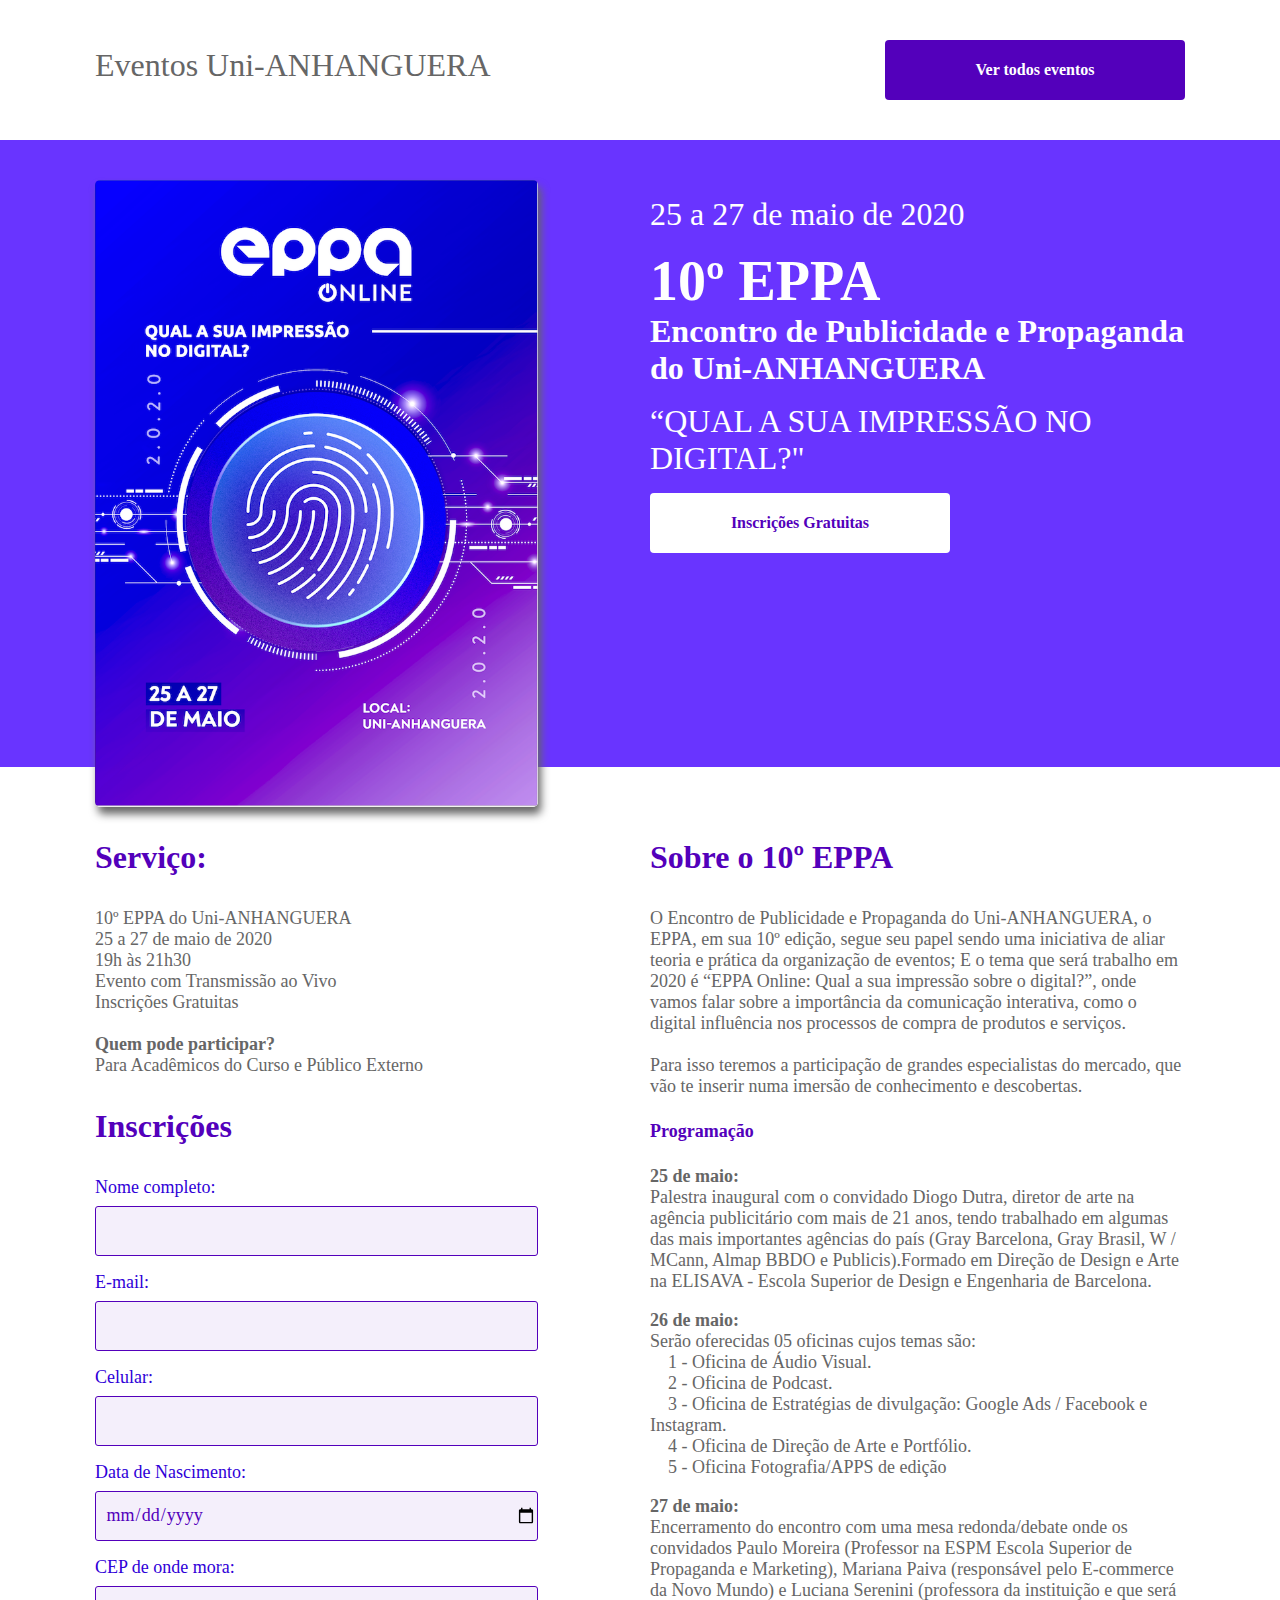
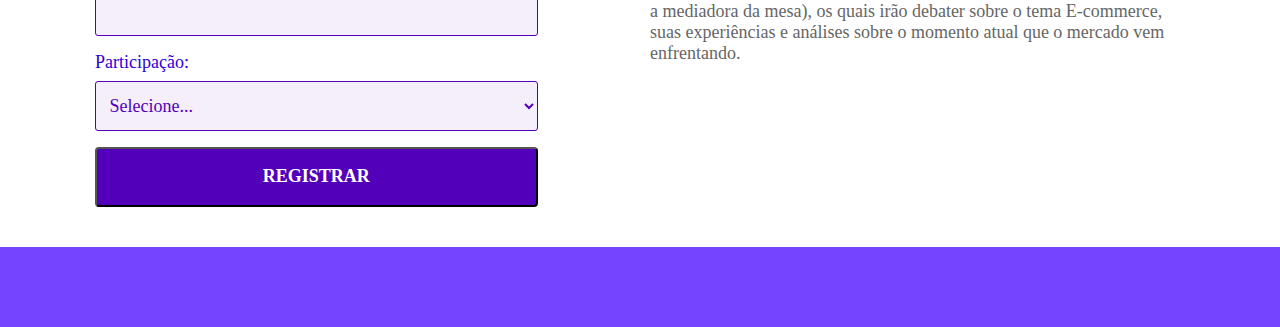
<file: Inscrições Eventos/index.html>
<!DOCTYPE html>
<html lang="en">
<head>
    <meta charset="UTF-8">
    <meta name="viewport" content="width=device-width, initial-scale=1.0">
    <link rel="stylesheet" href="css/style.css">
    <title>Inscrições Eventos</title>
</head>
<body>
    <header>
        <section class="container superior">
            <div class="left-column">
                <div class="content-left">
                    <span class="title"><strong>Eventos&nbsp;</strong> Uni&#8209;ANHANGUERA</span>
                </div>
                
            </div>
            <div class="right-column">
                <div class="content-right">
                    <a class="btn btn-primary" href="#about">Ver todos eventos</a>
                </div>
            </div> 
        </section>
    </header>
    <main>
        <div class="front-presentation">
            <nav class="container front">
                <div class="left-column">
                    <div class="content-left">
                        <img class="identifier-img" src="img/identifier-event.svg" alt="">
                    </div>
                </div>
                <div class="right-column">
                    <div class="content-right">
                        <div class="primary-info">
                            <span class="subscribe-date">25 a 27 de maio de 2020</span>
                            <span class="main-title">10º EPPA</span>
                            <span class="sub-title1">Encontro de Publicidade e Propaganda do Uni&#8209;ANHANGUERA</span>
                            <span class="sub-title2">“Qual a sua impressão no digital?"</span>
                            <a href="#subscribe" class="btn btn-secondary">Inscrições Gratuitas</a>    
                        </div>
                    </div>
                </div>
            </nav>
        </div>
        <div class="container event-content">
            <div class="left-column">
                <div class="text services">
                    <h3>Serviço:</h3>
                    <p>10º EPPA do Uni-ANHANGUERA<br>25 a 27 de maio de 2020<br>19h às 21h30<br>Evento com Transmissão ao Vivo<br>Inscrições Gratuitas<br><br><strong>Quem pode participar?</strong><br>Para Acadêmicos do Curso e Público Externo</p>
                    
                </div>
                <h3 id="subscribe">Inscrições</h3>
                <form method="POST" action="">
                    <label for="">Nome completo:</label>
                    <input class="caixa" type="text" name="" id="" >
                    <label for="">E-mail:</label>
                    <input class="caixa" type="email" name="" id="" >
                    <label for="">Celular:</label>
                    <input class="caixa" type="text" name="" id="">
                    <label for="">Data de Nascimento:</label>
                    <input class="caixa" type="date" name="" id="">
                    <label for="">CEP de onde mora:</label>
                    <input class="caixa" type="text" name="" id="">
                    <label for="">Participação:</label>
                    <select selected='0' class="caixa" name="" id="">
                        <option value="">Selecione...</option>
                        <option value="1">Quero Certificado do Evento</option>
                    </select>
                    <input type="submit" class="btn btn-primary" value="REGISTRAR">

                </form>
            </div>
            <div class="right-column">
                <div id="about" class="text sobre">
                    <h3>Sobre o 10º EPPA</h3>
                    <p>O Encontro de Publicidade e Propaganda do Uni-ANHANGUERA, o EPPA, em sua 10º edição, segue seu papel sendo uma iniciativa de aliar teoria e prática da organização de eventos; E o tema que será trabalho em 2020 é “EPPA Online: Qual a sua impressão sobre o digital?”, onde vamos falar sobre a importância da comunicação interativa, como o digital influência nos processos de compra de produtos e serviços. 
                        <br><br>
                        Para isso teremos a participação de grandes especialistas do mercado, que vão te inserir numa imersão de conhecimento e descobertas. 
                    </p>
                    <h4>Programação</h4> 
                    
                    <p><strong>25 de maio:</strong><br>Palestra inaugural com o convidado Diogo Dutra, diretor de arte na agência publicitário com mais de 21 anos, tendo trabalhado em algumas das mais importantes agências do país (Gray Barcelona, Gray Brasil, W / MCann, Almap BBDO e Publicis).Formado em Direção de Design e Arte na ELISAVA - Escola Superior de Design e Engenharia de Barcelona.</p>                       
                    
                    <p><strong>26 de maio:</strong><br>
                        Serão oferecidas 05 oficinas cujos temas são:
                        <br>&nbsp;&nbsp;&nbsp;&nbsp;1   -	Oficina de Áudio Visual.
                        <br>&nbsp;&nbsp;&nbsp;&nbsp;2   -	Oficina de Podcast.
                        <br>&nbsp;&nbsp;&nbsp;&nbsp;3   -	Oficina de Estratégias de divulgação: Google Ads / Facebook e Instagram.
                        <br>&nbsp;&nbsp;&nbsp;&nbsp;4   -	Oficina de Direção de Arte e Portfólio.
                        <br>&nbsp;&nbsp;&nbsp;&nbsp;5   -	Oficina Fotografia/APPS de edição
                    </p>
                    
                    <p><strong>27 de maio:</strong><br>Encerramento do encontro com uma mesa redonda/debate onde os convidados Paulo Moreira (Professor na ESPM Escola Superior de Propaganda e Marketing), Mariana Paiva (responsável pelo E-commerce da Novo Mundo) e Luciana Serenini (professora da instituição e que será a mediadora da mesa), os quais irão debater sobre o tema E-commerce, suas experiências e análises sobre o momento atual que o mercado vem enfrentando.</p>
                    
                </div>
            </div>
        </div>
        
    </main>
    <footer>

    </footer>
</body>
</html>
</file>
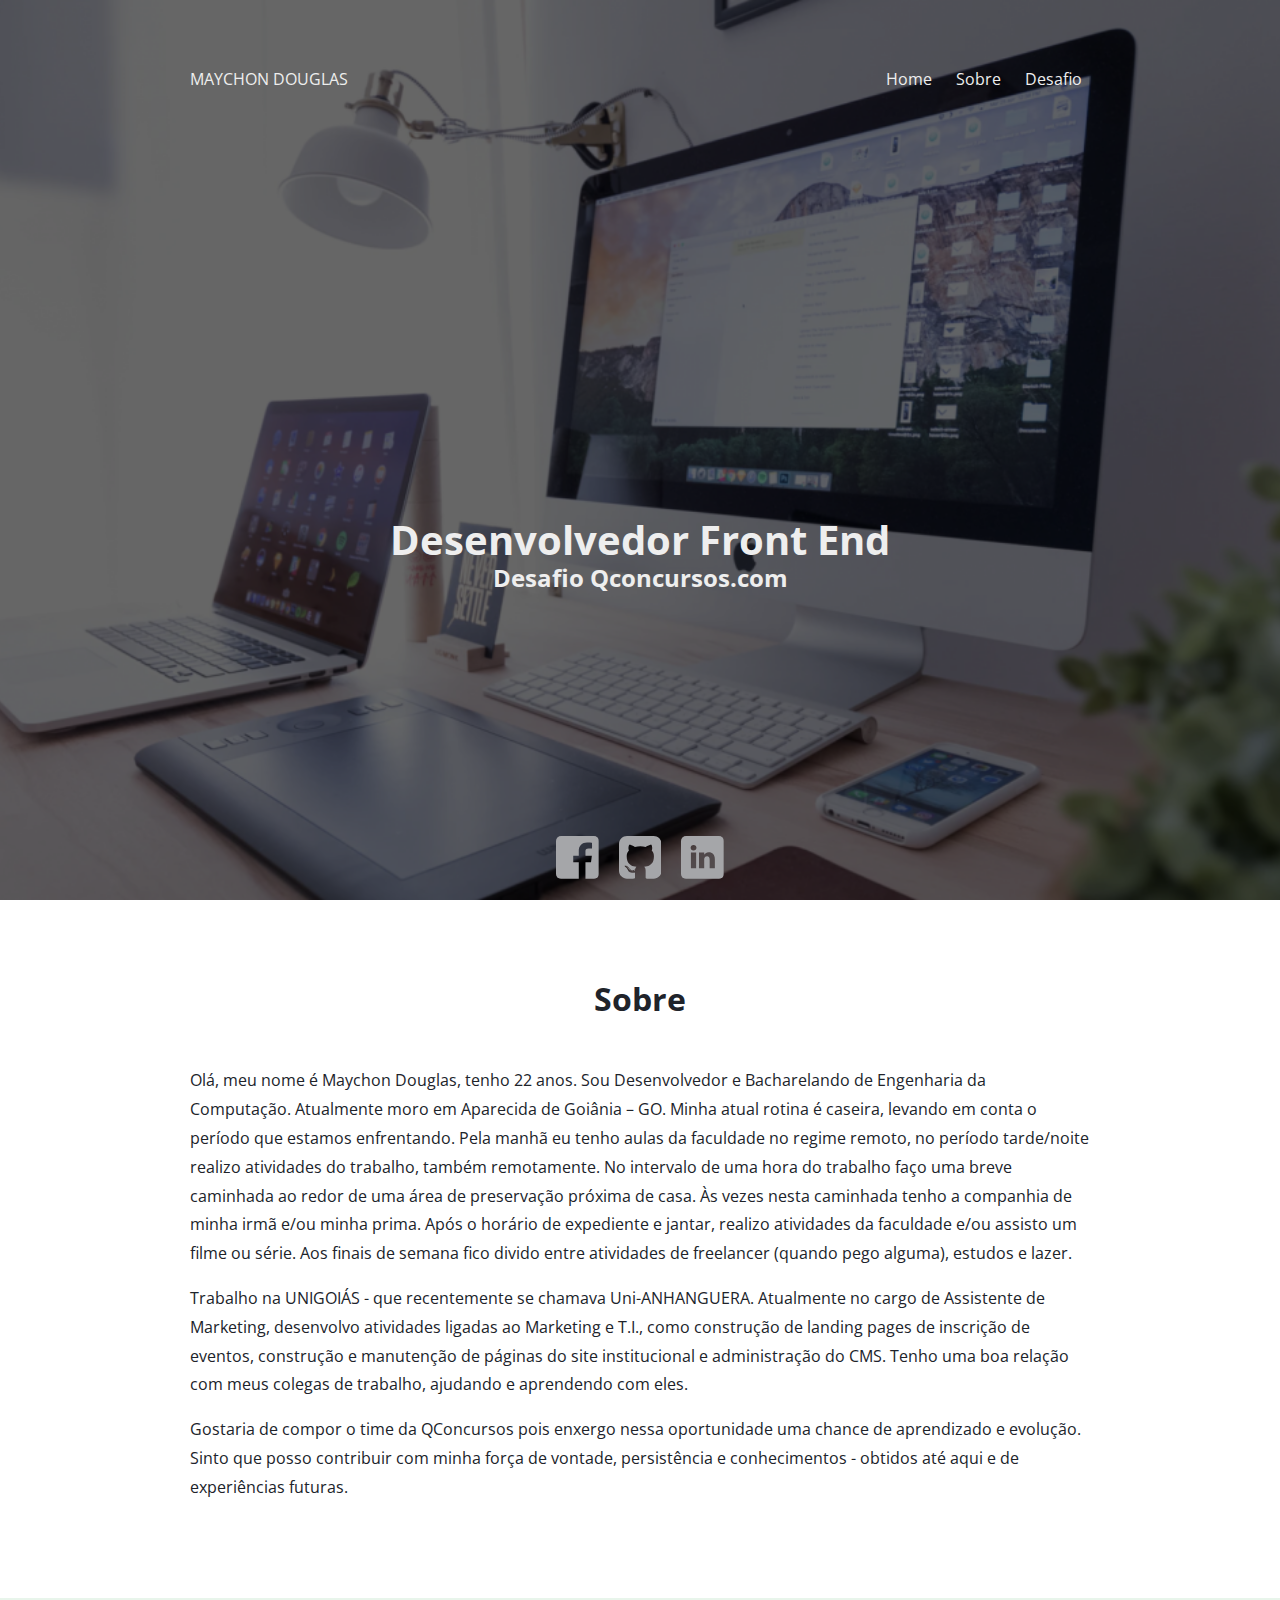
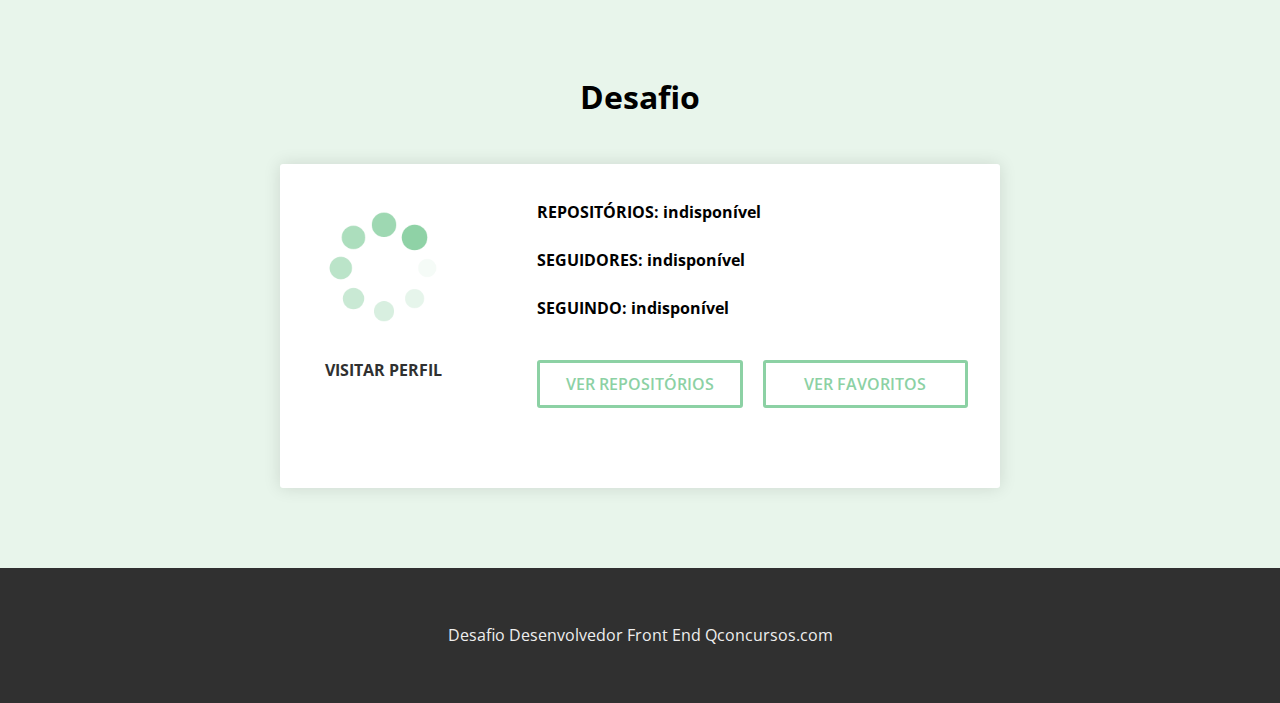
<file: Teste-Concursos/index.html>
<!DOCTYPE html>
<html lang="pt">
<head>
    <meta charset="UTF-8">
    <meta name="viewport" content="width=device-width, initial-scale=1.0">
    <link rel="stylesheet" href="css/style.css">
    <link href="https://fonts.googleapis.com/css2?family=Open+Sans:ital,wght@0,300;0,400;0,600;0,700;0,800;1,300;1,400;1,600;1,700;1,800&display=swap" rel="stylesheet">
    <title>Desenvolvedor Front End | Qconcursos.com</title>
</head>
<body>
    <header id="home" >
        <nav  class="container col-2 top-bar">
            <a class="my-name" href="/">MAYCHON DOUGLAS</a>
            <ul class="main-menu">
                <li><a onclick="fecharMenu();" href="#home">Home</a></li>
                <li><a onclick="fecharMenu();" href="#sobre">Sobre</a></li>
                <li><a onclick="fecharMenu();" href="#desafio">Desafio</a></li>
            </ul>
            <div class="menu-mobile-botao"> <input type="checkbox" id="check"> <label for="check"><span></span></label></div>
        </nav>
        <div class="container presentation-page">
            <div class="presentation-text">
                <h1>Desenvolvedor Front End</h1>
                <h3>Desafio Qconcursos.com</h3>
            </div>
            <div class="social-medias">
                <a href="https://www.facebook.com/maychondouglas/"><svg height="32pt" viewBox="0 0 512 512" width="32pt" xmlns="http://www.w3.org/2000/svg"><path d="m475.074219 0h-438.148438c-20.394531 0-36.925781 16.53125-36.925781 36.925781v438.148438c0 20.394531 16.53125 36.925781 36.925781 36.925781h236.574219v-198h-66.5v-77.5h66.5v-57.035156c0-66.140625 40.378906-102.140625 99.378906-102.140625 28.257813 0 52.542969 2.105469 59.621094 3.046875v69.128906h-40.683594c-32.101562 0-38.316406 15.253906-38.316406 37.640625v49.359375h76.75l-10 77.5h-66.75v198h121.574219c20.394531 0 36.925781-16.53125 36.925781-36.925781v-438.148438c0-20.394531-16.53125-36.925781-36.925781-36.925781zm0 0"/></svg></a>
                <a href="https://github.com/maychondouglas"><svg width="32pt" height="32pt" enable-background="new 0 0 438.536 438.536" version="1.1" viewBox="0 0 438.536 438.536" xml:space="preserve" xmlns="http://www.w3.org/2000/svg"><path d="m158.17 352.6c-3.049 0.568-4.381 1.999-3.999 4.281 0.38 2.283 2.093 3.046 5.138 2.283 3.049-0.76 4.38-2.095 3.997-3.997-0.378-2.092-2.091-2.95-5.136-2.567z"/><path d="m141.9 354.88c-3.046 0-4.568 1.041-4.568 3.139 0 2.474 1.619 3.518 4.853 3.138 3.046 0 4.57-1.047 4.57-3.138 0-2.471-1.619-3.522-4.855-3.139z"/><path d="m119.63 354.02c-0.76 2.095 0.478 3.519 3.711 4.284 2.855 1.137 4.664 0.568 5.424-1.714 0.572-2.091-0.666-3.61-3.711-4.568-2.856-0.759-4.663-0.102-5.424 1.998z"/><path d="m414.41 24.123c-16.084-16.081-35.446-24.123-58.101-24.123h-274.08c-22.648 0-42.017 8.042-58.102 24.123-16.081 16.084-24.123 35.453-24.123 58.102v274.09c0 22.65 8.042 42.017 24.123 58.098 16.084 16.084 35.454 24.126 58.102 24.126h63.953c4.184 0 7.327-0.144 9.42-0.424 2.092-0.288 4.184-1.526 6.279-3.717 2.096-2.187 3.14-5.376 3.14-9.562 0-0.568-0.05-7.046-0.144-19.417-0.097-12.375-0.144-22.176-0.144-29.41l-6.567 1.143c-4.187 0.76-9.469 1.095-15.846 0.999-6.374-0.096-12.99-0.76-19.841-1.998-6.855-1.239-13.229-4.093-19.13-8.562-5.898-4.477-10.085-10.328-12.56-17.559l-2.856-6.571c-1.903-4.373-4.899-9.229-8.992-14.554-4.093-5.332-8.232-8.949-12.419-10.852l-1.999-1.428c-1.331-0.951-2.568-2.098-3.711-3.429-1.141-1.335-1.997-2.669-2.568-3.997-0.571-1.335-0.097-2.43 1.427-3.289 1.524-0.855 4.281-1.279 8.28-1.279l5.708 0.855c3.808 0.76 8.516 3.042 14.134 6.851 5.614 3.806 10.229 8.754 13.846 14.843 4.38 7.806 9.657 13.75 15.846 17.843 6.184 4.097 12.419 6.143 18.699 6.143s11.704-0.476 16.274-1.424c4.565-0.954 8.848-2.385 12.847-4.288 1.713-12.751 6.377-22.559 13.988-29.41-10.848-1.143-20.602-2.854-29.265-5.14-8.658-2.286-17.605-5.995-26.835-11.136-9.234-5.14-16.894-11.512-22.985-19.13-6.09-7.618-11.088-17.61-14.987-29.978-3.901-12.375-5.852-26.652-5.852-42.829 0-23.029 7.521-42.637 22.557-58.814-7.044-17.32-6.379-36.732 1.997-58.242 5.52-1.714 13.706-0.428 24.554 3.855 10.85 4.286 18.794 7.951 23.84 10.992 5.046 3.042 9.089 5.614 12.135 7.71 17.705-4.949 35.976-7.423 54.818-7.423 18.841 0 37.115 2.474 54.821 7.423l10.849-6.852c7.426-4.57 16.18-8.757 26.269-12.562 10.088-3.806 17.795-4.854 23.127-3.14 8.562 21.51 9.328 40.922 2.279 58.241 15.036 16.179 22.559 35.786 22.559 58.815 0 16.18-1.951 30.505-5.852 42.969-3.898 12.467-8.939 22.463-15.13 29.981-6.184 7.519-13.894 13.843-23.124 18.986-9.232 5.137-18.178 8.853-26.84 11.132-8.661 2.286-18.414 4.004-29.263 5.147 9.891 8.562 14.839 22.072 14.839 40.538v68.238c0 3.237 0.472 5.852 1.424 7.851 0.958 1.998 2.478 3.374 4.571 4.141 2.102 0.76 3.949 1.235 5.571 1.424 1.622 0.191 3.949 0.287 6.995 0.287h63.953c22.648 0 42.018-8.042 58.095-24.126 16.084-16.084 24.126-35.454 24.126-58.102v-274.08c-2e-3 -22.649-8.044-42.021-24.125-58.102z"/><path d="m86.793 319.2c-1.331 0.948-1.141 2.471 0.572 4.565 1.906 1.902 3.427 2.189 4.57 0.855 1.331-0.948 1.141-2.471-0.575-4.569-1.902-1.71-3.424-1.997-4.567-0.851z"/><path d="m77.374 312.06c-0.57 1.335 0.096 2.478 1.999 3.426 1.521 0.955 2.762 0.767 3.711-0.568 0.57-1.335-0.096-2.478-1.999-3.433-1.903-0.572-3.14-0.38-3.711 0.575z"/><path d="m95.646 330.33c-1.715 0.948-1.715 2.666 0 5.137 1.713 2.478 3.328 3.142 4.853 1.998 1.714-1.334 1.714-3.142 0-5.427-1.521-2.468-3.14-3.046-4.853-1.708z"/><path d="m105.64 343.17c-1.714 1.526-1.336 3.327 1.142 5.428 2.281 2.279 4.185 2.566 5.708 0.849 1.524-1.519 1.143-3.326-1.142-5.42-2.281-2.28-4.185-2.568-5.708-0.857z"/></svg></a>
                <a href="https://www.linkedin.com/in/maychondouglas/"><svg height="32pt" viewBox="0 0 512 512" width="32pt" xmlns="http://www.w3.org/2000/svg"><path d="m475.074219 0h-438.148438c-20.394531 0-36.925781 16.53125-36.925781 36.925781v438.148438c0 20.394531 16.53125 36.925781 36.925781 36.925781h438.148438c20.394531 0 36.925781-16.53125 36.925781-36.925781v-438.148438c0-20.394531-16.53125-36.925781-36.925781-36.925781zm-293.464844 387h-62.347656v-187.574219h62.347656zm-31.171875-213.1875h-.40625c-20.921875 0-34.453125-14.402344-34.453125-32.402344 0-18.40625 13.945313-32.410156 35.273437-32.410156 21.328126 0 34.453126 14.003906 34.859376 32.410156 0 18-13.53125 32.402344-35.273438 32.402344zm255.984375 213.1875h-62.339844v-100.347656c0-25.21875-9.027343-42.417969-31.585937-42.417969-17.222656 0-27.480469 11.601563-31.988282 22.800781-1.648437 4.007813-2.050781 9.609375-2.050781 15.214844v104.75h-62.34375s.816407-169.976562 0-187.574219h62.34375v26.558594c8.285157-12.78125 23.109375-30.960937 56.1875-30.960937 41.019531 0 71.777344 26.808593 71.777344 84.421874zm0 0"/></svg></a>
            </div>
        </div>
        
    </header>
    <main>
        <section id="sobre" class="about-section">
            <div class="container">
                <h2 class="section-identifier">Sobre</h2>
                <div class="content">
                    <p>Olá, meu nome é Maychon Douglas, tenho 22 anos. Sou Desenvolvedor e Bacharelando de Engenharia da Computação. Atualmente moro em Aparecida de Goiânia – GO. Minha atual rotina é caseira, levando em conta o período que estamos enfrentando. Pela manhã eu tenho aulas da faculdade no regime remoto, no período tarde/noite realizo atividades do trabalho, também remotamente. No intervalo de uma hora do trabalho faço uma breve caminhada ao redor de uma área de preservação próxima de casa. Às vezes nesta caminhada tenho a companhia de minha irmã e/ou minha prima. Após o horário de expediente e jantar, realizo atividades da faculdade e/ou assisto um filme ou série. Aos finais de semana fico divido entre atividades de freelancer (quando pego alguma), estudos e lazer. </p>
                    <p>Trabalho na UNIGOIÁS - que recentemente se chamava Uni-ANHANGUERA. Atualmente no cargo  de Assistente de Marketing, desenvolvo atividades ligadas ao Marketing e T.I., como construção de landing pages de inscrição de eventos, construção e manutenção de páginas do site institucional e administração do CMS. Tenho uma boa relação com meus colegas de trabalho, ajudando e aprendendo com eles. </p>
                    <p>Gostaria de compor o time da QConcursos pois enxergo nessa oportunidade uma chance de aprendizado e evolução. Sinto que posso contribuir com minha força de vontade, persistência e conhecimentos - obtidos até aqui e de experiências futuras.</p>
                </div>
            </div>
        </section>
        <section id="desafio" class="challenge">
            <div class="container">
                <h2 class="section-identifier">Desafio</h2>
                <div class="content">
                    <div class="user-github col-3">
                            <img src="img/loading.gif" alt="myself" class="user-picture">
                            <a href="#" class="profile-link"><h4>VISITAR PERFIL</h4></a>
                            <div class="info-user">
                                <h4>REPOSITÓRIOS: <span class="repositories"></span></h4>
                                <h4>SEGUIDORES: <span class="followers"></span></h4>
                                <h4>SEGUINDO: <span class="following"></span></h4>
                            </div>
                            <a href="#repos" class="ver-repos btn btn-primary">VER REPOSITÓRIOS</a>
                            <a href="#reposFavoritos" class="ver-favoritos btn btn-primary">VER FAVORITOS</a>
                    </div>  
                    <div id="repos" class="repos-section hide">
                        <h4>LISTA DE REPOSITÓRIOS</h4>
                        <ul class="respositories-list list-repo"></ul>
                    </div>
                    <div id="reposFavoritos" class="favorites-section hide">
                        <h4>LISTA DE REPOSITÓRIOS FAVORITOS</h4>
                        <ul class="favorites-list list-repo"></ul>
                    </div>
                </div>
            </div>
        </section>
    </main>
    <footer>
        <p>Desafio Desenvolvedor Front End Qconcursos.com</p>
    </footer>
    <script src="js/app.js"></script>
    <script src="js/main-menu.js"></script>
</body>
</html>
</file>
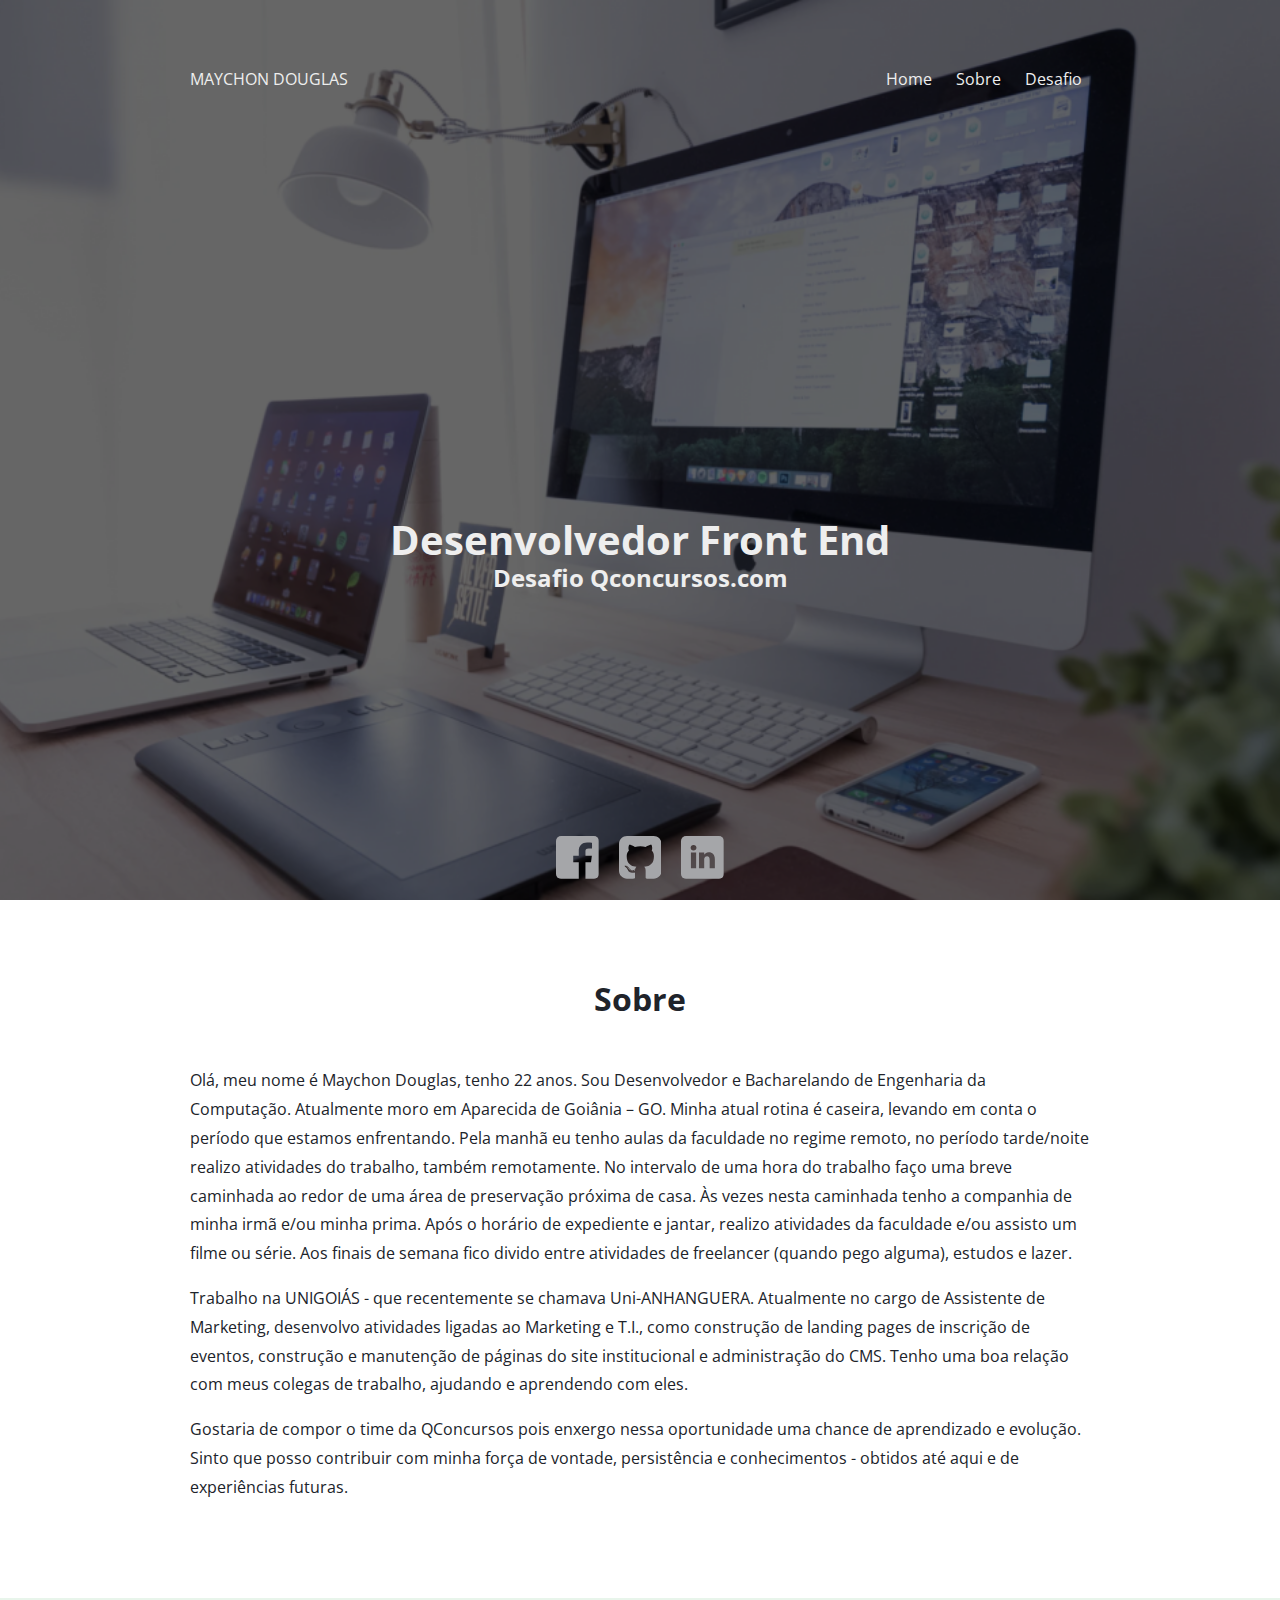
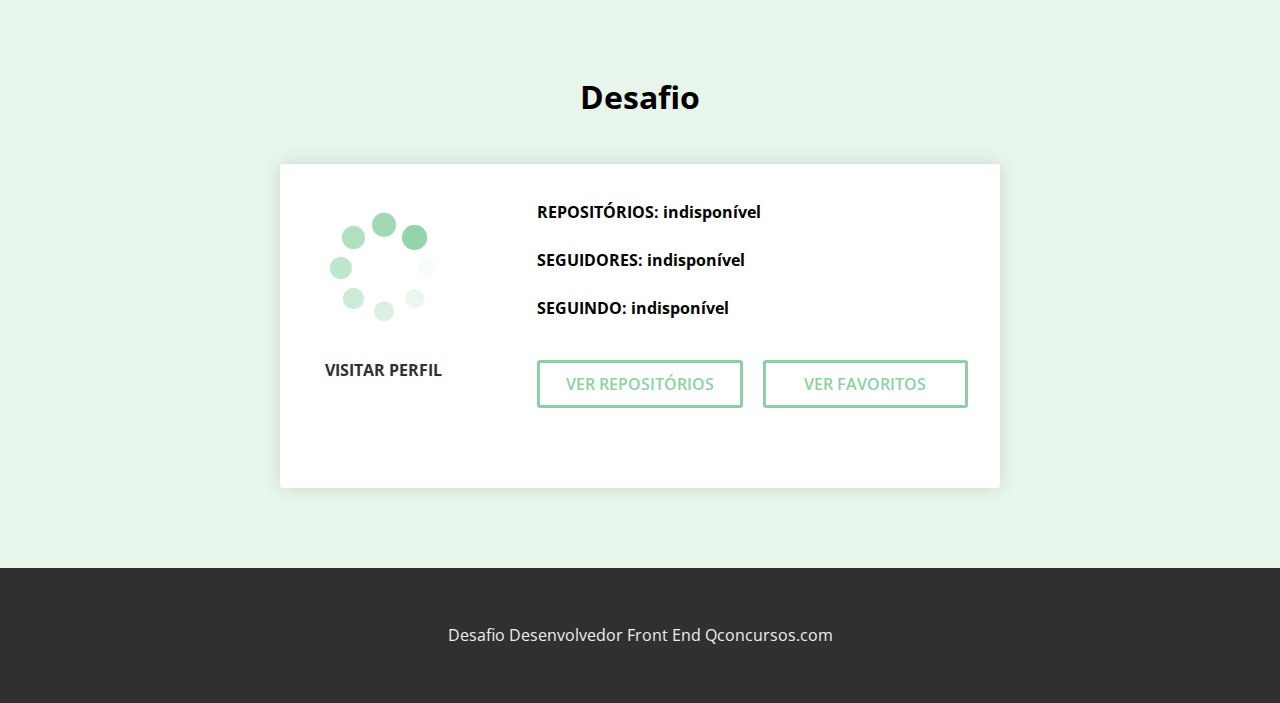
<file: teste-qcx/index.html>
<!DOCTYPE html>
<html lang="pt">
<head>
    <meta charset="UTF-8">
    <meta name="viewport" content="width=device-width, initial-scale=1.0">

    <meta name="description" content="Página de Solução do Desafio para Desenvolvedor Front End QConcursos.com.">
    <meta property="og:title" content="Desenvolvedor Front End | Qconcursos.com">
    <meta property="og:description" content="Página de Solução do Desafio para Desenvolvedor Front End QConcursos.com">
    <meta property="og:type" content="article">
    <meta property="og:site_name" content="Desafio Dev Front End">
    <meta property="og:locale" content="pt_BR">

    <link rel="shortcut icon" href="img/favicon.svg" type="image/x-icon" />
    <link rel="stylesheet" href="css/style.css">
    <link href="https://fonts.googleapis.com/css2?family=Open+Sans:ital,wght@0,300;0,400;0,600;0,700;0,800;1,300;1,400;1,600;1,700;1,800&display=swap" rel="stylesheet">
    <title>Desenvolvedor Front End | Qconcursos.com</title>
</head>
<body>
    <header id="home" >
        <nav  class="container col-2 top-bar">
            <a class="my-name" href="/">MAYCHON DOUGLAS</a>
            <ul class="main-menu">
                <li><a onclick="fecharMenu();" href="#home">Home</a></li>
                <li><a onclick="fecharMenu();" href="#sobre">Sobre</a></li>
                <li><a onclick="fecharMenu();" href="#desafio">Desafio</a></li>
            </ul>
            <div class="menu-mobile-botao"> <input type="checkbox" id="check"> <label for="check"><span></span></label></div>
        </nav>
        <div class="container presentation-page">
            <div class="presentation-text">
                <h1>Desenvolvedor Front End</h1>
                <h3>Desafio Qconcursos.com</h3>
            </div>
            <div class="social-medias">
                <a href="https://www.facebook.com/maychondouglas/"><svg height="32pt" viewBox="0 0 512 512" width="32pt" xmlns="http://www.w3.org/2000/svg"><path d="m475.074219 0h-438.148438c-20.394531 0-36.925781 16.53125-36.925781 36.925781v438.148438c0 20.394531 16.53125 36.925781 36.925781 36.925781h236.574219v-198h-66.5v-77.5h66.5v-57.035156c0-66.140625 40.378906-102.140625 99.378906-102.140625 28.257813 0 52.542969 2.105469 59.621094 3.046875v69.128906h-40.683594c-32.101562 0-38.316406 15.253906-38.316406 37.640625v49.359375h76.75l-10 77.5h-66.75v198h121.574219c20.394531 0 36.925781-16.53125 36.925781-36.925781v-438.148438c0-20.394531-16.53125-36.925781-36.925781-36.925781zm0 0"/></svg></a>
                <a href="https://github.com/maychondouglas"><svg width="32pt" height="32pt" enable-background="new 0 0 438.536 438.536" version="1.1" viewBox="0 0 438.536 438.536" xml:space="preserve" xmlns="http://www.w3.org/2000/svg"><path d="m158.17 352.6c-3.049 0.568-4.381 1.999-3.999 4.281 0.38 2.283 2.093 3.046 5.138 2.283 3.049-0.76 4.38-2.095 3.997-3.997-0.378-2.092-2.091-2.95-5.136-2.567z"/><path d="m141.9 354.88c-3.046 0-4.568 1.041-4.568 3.139 0 2.474 1.619 3.518 4.853 3.138 3.046 0 4.57-1.047 4.57-3.138 0-2.471-1.619-3.522-4.855-3.139z"/><path d="m119.63 354.02c-0.76 2.095 0.478 3.519 3.711 4.284 2.855 1.137 4.664 0.568 5.424-1.714 0.572-2.091-0.666-3.61-3.711-4.568-2.856-0.759-4.663-0.102-5.424 1.998z"/><path d="m414.41 24.123c-16.084-16.081-35.446-24.123-58.101-24.123h-274.08c-22.648 0-42.017 8.042-58.102 24.123-16.081 16.084-24.123 35.453-24.123 58.102v274.09c0 22.65 8.042 42.017 24.123 58.098 16.084 16.084 35.454 24.126 58.102 24.126h63.953c4.184 0 7.327-0.144 9.42-0.424 2.092-0.288 4.184-1.526 6.279-3.717 2.096-2.187 3.14-5.376 3.14-9.562 0-0.568-0.05-7.046-0.144-19.417-0.097-12.375-0.144-22.176-0.144-29.41l-6.567 1.143c-4.187 0.76-9.469 1.095-15.846 0.999-6.374-0.096-12.99-0.76-19.841-1.998-6.855-1.239-13.229-4.093-19.13-8.562-5.898-4.477-10.085-10.328-12.56-17.559l-2.856-6.571c-1.903-4.373-4.899-9.229-8.992-14.554-4.093-5.332-8.232-8.949-12.419-10.852l-1.999-1.428c-1.331-0.951-2.568-2.098-3.711-3.429-1.141-1.335-1.997-2.669-2.568-3.997-0.571-1.335-0.097-2.43 1.427-3.289 1.524-0.855 4.281-1.279 8.28-1.279l5.708 0.855c3.808 0.76 8.516 3.042 14.134 6.851 5.614 3.806 10.229 8.754 13.846 14.843 4.38 7.806 9.657 13.75 15.846 17.843 6.184 4.097 12.419 6.143 18.699 6.143s11.704-0.476 16.274-1.424c4.565-0.954 8.848-2.385 12.847-4.288 1.713-12.751 6.377-22.559 13.988-29.41-10.848-1.143-20.602-2.854-29.265-5.14-8.658-2.286-17.605-5.995-26.835-11.136-9.234-5.14-16.894-11.512-22.985-19.13-6.09-7.618-11.088-17.61-14.987-29.978-3.901-12.375-5.852-26.652-5.852-42.829 0-23.029 7.521-42.637 22.557-58.814-7.044-17.32-6.379-36.732 1.997-58.242 5.52-1.714 13.706-0.428 24.554 3.855 10.85 4.286 18.794 7.951 23.84 10.992 5.046 3.042 9.089 5.614 12.135 7.71 17.705-4.949 35.976-7.423 54.818-7.423 18.841 0 37.115 2.474 54.821 7.423l10.849-6.852c7.426-4.57 16.18-8.757 26.269-12.562 10.088-3.806 17.795-4.854 23.127-3.14 8.562 21.51 9.328 40.922 2.279 58.241 15.036 16.179 22.559 35.786 22.559 58.815 0 16.18-1.951 30.505-5.852 42.969-3.898 12.467-8.939 22.463-15.13 29.981-6.184 7.519-13.894 13.843-23.124 18.986-9.232 5.137-18.178 8.853-26.84 11.132-8.661 2.286-18.414 4.004-29.263 5.147 9.891 8.562 14.839 22.072 14.839 40.538v68.238c0 3.237 0.472 5.852 1.424 7.851 0.958 1.998 2.478 3.374 4.571 4.141 2.102 0.76 3.949 1.235 5.571 1.424 1.622 0.191 3.949 0.287 6.995 0.287h63.953c22.648 0 42.018-8.042 58.095-24.126 16.084-16.084 24.126-35.454 24.126-58.102v-274.08c-2e-3 -22.649-8.044-42.021-24.125-58.102z"/><path d="m86.793 319.2c-1.331 0.948-1.141 2.471 0.572 4.565 1.906 1.902 3.427 2.189 4.57 0.855 1.331-0.948 1.141-2.471-0.575-4.569-1.902-1.71-3.424-1.997-4.567-0.851z"/><path d="m77.374 312.06c-0.57 1.335 0.096 2.478 1.999 3.426 1.521 0.955 2.762 0.767 3.711-0.568 0.57-1.335-0.096-2.478-1.999-3.433-1.903-0.572-3.14-0.38-3.711 0.575z"/><path d="m95.646 330.33c-1.715 0.948-1.715 2.666 0 5.137 1.713 2.478 3.328 3.142 4.853 1.998 1.714-1.334 1.714-3.142 0-5.427-1.521-2.468-3.14-3.046-4.853-1.708z"/><path d="m105.64 343.17c-1.714 1.526-1.336 3.327 1.142 5.428 2.281 2.279 4.185 2.566 5.708 0.849 1.524-1.519 1.143-3.326-1.142-5.42-2.281-2.28-4.185-2.568-5.708-0.857z"/></svg></a>
                <a href="https://www.linkedin.com/in/maychondouglas/"><svg height="32pt" viewBox="0 0 512 512" width="32pt" xmlns="http://www.w3.org/2000/svg"><path d="m475.074219 0h-438.148438c-20.394531 0-36.925781 16.53125-36.925781 36.925781v438.148438c0 20.394531 16.53125 36.925781 36.925781 36.925781h438.148438c20.394531 0 36.925781-16.53125 36.925781-36.925781v-438.148438c0-20.394531-16.53125-36.925781-36.925781-36.925781zm-293.464844 387h-62.347656v-187.574219h62.347656zm-31.171875-213.1875h-.40625c-20.921875 0-34.453125-14.402344-34.453125-32.402344 0-18.40625 13.945313-32.410156 35.273437-32.410156 21.328126 0 34.453126 14.003906 34.859376 32.410156 0 18-13.53125 32.402344-35.273438 32.402344zm255.984375 213.1875h-62.339844v-100.347656c0-25.21875-9.027343-42.417969-31.585937-42.417969-17.222656 0-27.480469 11.601563-31.988282 22.800781-1.648437 4.007813-2.050781 9.609375-2.050781 15.214844v104.75h-62.34375s.816407-169.976562 0-187.574219h62.34375v26.558594c8.285157-12.78125 23.109375-30.960937 56.1875-30.960937 41.019531 0 71.777344 26.808593 71.777344 84.421874zm0 0"/></svg></a>
            </div>
        </div>
        
    </header>
    <main>
        <section id="sobre" class="about-section">
            <div class="container">
                <h2 class="section-identifier">Sobre</h2>
                <div class="content">
                    <p>Olá, meu nome é Maychon Douglas, tenho 22 anos. Sou Desenvolvedor e Bacharelando de Engenharia da Computação. Atualmente moro em Aparecida de Goiânia – GO. Minha atual rotina é caseira, levando em conta o período que estamos enfrentando. Pela manhã eu tenho aulas da faculdade no regime remoto, no período tarde/noite realizo atividades do trabalho, também remotamente. No intervalo de uma hora do trabalho faço uma breve caminhada ao redor de uma área de preservação próxima de casa. Às vezes nesta caminhada tenho a companhia de minha irmã e/ou minha prima. Após o horário de expediente e jantar, realizo atividades da faculdade e/ou assisto um filme ou série. Aos finais de semana fico divido entre atividades de freelancer (quando pego alguma), estudos e lazer. </p>
                    <p>Trabalho na UNIGOIÁS - que recentemente se chamava Uni-ANHANGUERA. Atualmente no cargo  de Assistente de Marketing, desenvolvo atividades ligadas ao Marketing e T.I., como construção de landing pages de inscrição de eventos, construção e manutenção de páginas do site institucional e administração do CMS. Tenho uma boa relação com meus colegas de trabalho, ajudando e aprendendo com eles. </p>
                    <p>Gostaria de compor o time da QConcursos pois enxergo nessa oportunidade uma chance de aprendizado e evolução. Sinto que posso contribuir com minha força de vontade, persistência e conhecimentos - obtidos até aqui e de experiências futuras.</p>
                </div>
            </div>
        </section>
        <section id="desafio" class="challenge">
            <div class="container">
                <h2 class="section-identifier">Desafio</h2>
                <div class="content">
                    <div class="user-github col-3">
                            <img src="img/loading.gif" alt="myself" class="user-picture">
                            <a href="#" class="profile-link"><h4>VISITAR PERFIL</h4></a>
                            <div class="info-user">
                                <h4>REPOSITÓRIOS: <span class="repositories"></span></h4>
                                <h4>SEGUIDORES: <span class="followers"></span></h4>
                                <h4>SEGUINDO: <span class="following"></span></h4>
                            </div>
                            <a href="#repos" class="ver-repos btn btn-primary">VER REPOSITÓRIOS</a>
                            <a href="#reposFavoritos" class="ver-favoritos btn btn-primary">VER FAVORITOS</a>
                    </div>  
                    <div id="repos" class="repos-section hide">
                        <h4>LISTA DE REPOSITÓRIOS</h4>
                        <ul class="respositories-list list-repo"></ul>
                    </div>
                    <div id="reposFavoritos" class="favorites-section hide">
                        <h4>LISTA DE REPOSITÓRIOS FAVORITOS</h4>
                        <ul class="favorites-list list-repo"></ul>
                    </div>
                </div>
            </div>
        </section>
    </main>
    <footer>
        <p>Desafio Desenvolvedor Front End Qconcursos.com</p>
    </footer>
    <script src="js/app.js"></script>
    <script src="js/main-menu.js"></script>
</body>
</html>
</file>
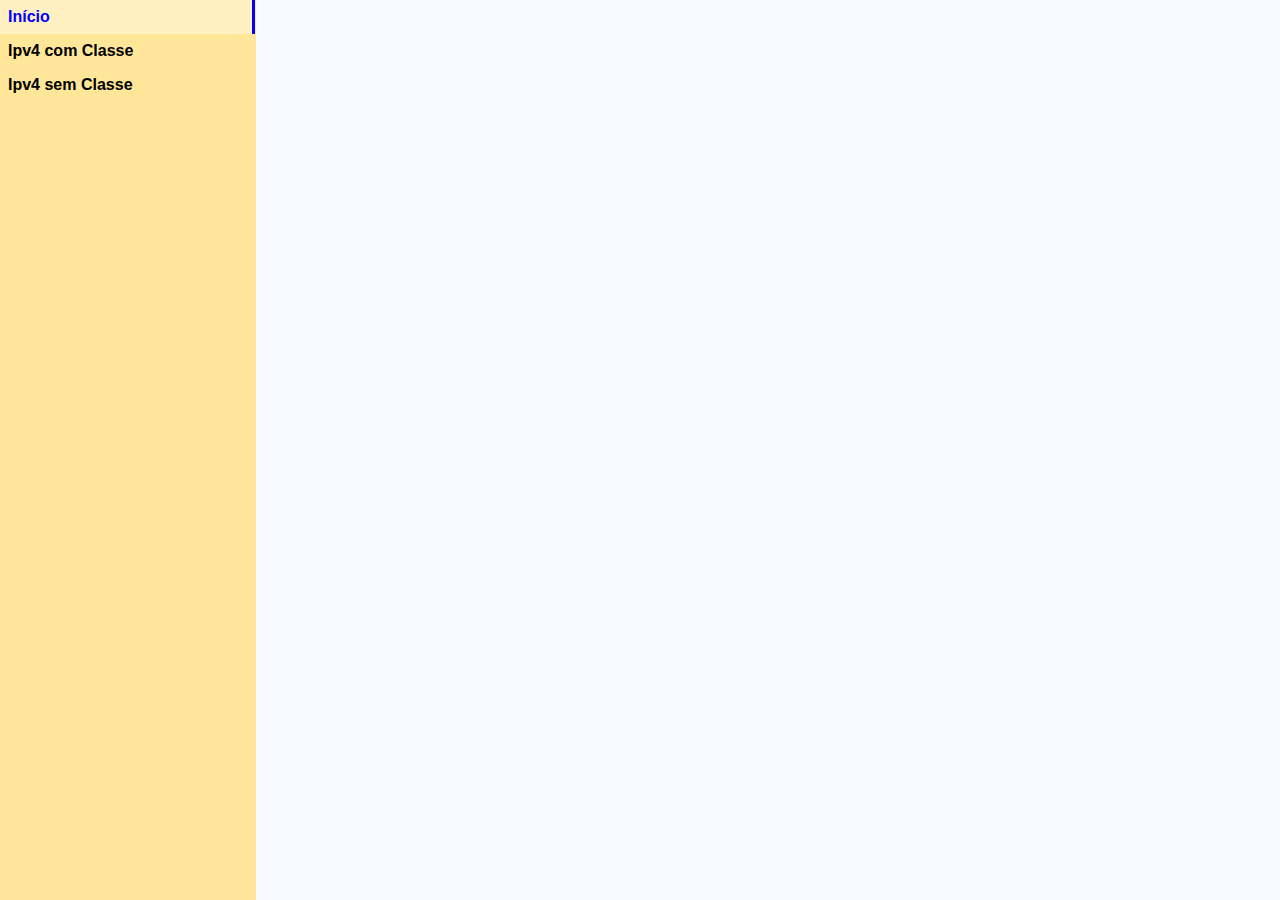
<file: calculadora-ipv4/calculadora.html>
﻿<!DOCTYPE html>
<html lang="en">
<head>
    <meta charset="UTF-8">
    <meta name="viewport" content="width=device-width, initial-scale=1.0">
    <meta http-equiv="X-UA-Compatible" content="ie=edge">
    <link rel="stylesheet" href="style-calculadora.css">
    <link type="text/script" href="/script-calculadora.js"> 
    <title>Calculadora de Ipv4</title>
</head> 
<body>
        <nav>
            <!--Menu-->
            <ul class="menu"> 
                <li>Início</li>
                <li>Ipv4 com Classe</li>
                <li>Ipv4 sem Classe</li>
            </ul>
        </nav>
    
        <main>
           
            <h2 class="doFormulario">IPV4 <span id="tituloDaPagina">COM CLASSE</span></h2>
            <p class="doFormulario">Para calcular uma rede Ipv4 com Classe precisamos saber do Ipv4, favor digite o Endereço de Ipv4 abaixo:</p>
            <form class="doFormulario formulario">
                <input id="campoip" type="text" placeholder="ex.: 126.10.10.10">
                <input type="text" placeholder="ex.: /8 ou 255.0.0.0">
                <a id="calcular" class="btn btn-calcular">Calcular</a>
                <span id="mensagem-erro"></span>
            </form>
            <hr>
            <h3  class="doFormulario">Informações da Rede</h3>
           
            <h5 class="doFormulario">Ipv4 digitado: <span id="ipdigitado">126.10.10.10</span></h5>
            <h5 class="doFormulario">Classe: <span id="ipclasse">A</span></h5>
            <h5 class="doFormulario">Mascara Notacao Decimal: <span id="ipmaskdec">255.0.0.0</span> Mascara Notacao CIDR: <span id="ipmaskcidr">/8</span></h5>
            <h5 class="doFormulario">Número de Hosts do Bloco: <span id="ipnumhosts">16777214</span></h5>
            <h5 class="doFormulario">IP de Rede: <span id="iprede">126.0.0.0</span> IP de Broadcast: <span id="ipbroadcast">126.255.255.255</span></h5>
            <h5 class="doFormulario">Primeiro IP Últilizável do Bloco: <span id="ipprimeiro">126.0.0.1</span> Último IP Últilizável do Bloco: <span id="ipultimo">126.255.255.254</span></h5>
        </main>
</body>
<script>
    var campoIP = document.getElementById('campoip');

    var mainPrincipal = document.querySelector('main');
    var inicioPrincipal = document.querySelector('inicio');

    var campoMascara = document.querySelector('form input:nth-child(2)');
    var tituloPagina = document.getElementById('tituloDaPagina');
    var inicio = document.querySelector('nav .menu li:nth-child(1)');
    var ipv4ComClasse = document.querySelector('nav .menu li:nth-child(2)');
    var ipv4SemClasse = document.querySelector('nav .menu li:nth-child(3)');

    var mensagemDeErro = document.getElementById('mensagem-erro');

    /*Elementos de Resultado (spans)*/
    var classeCampo = document.getElementById('ipclasse');
    
    var maskDecimal = document.getElementById('ipmaskdec');
    var maskCIDR = document.getElementById('ipmaskcidr');
    var ipNumHosts = document.getElementById('ipnumhosts');
    var ipDeRede = document.getElementById('iprede');
    var ipDeBroadcast = document.getElementById('ipbroadcast');
    var primeiroIp = document.getElementById('ipprimeiro');
    var ultimoIp = document.getElementById('ipultimo');


    
    ipv4ComClasse.addEventListener('click', function(){
        document.querySelector('main').style.display = "block";
        tituloPagina.innerHTML = 'COM CLASSE';
        
        campoMascara.style.display = "none";
        ipv4ComClasse.style.backgroundColor = "rgba(255, 255, 255, 40%)";
        ipv4ComClasse.style.color = "blue";
        ipv4ComClasse.style.borderRight = "0.2rem solid blue";

        inicio.style.borderStyle = "hidden";
        inicio.style.backgroundColor = "transparent";
        inicio.style.color = "black";

        ipv4SemClasse.style.borderStyle = "hidden";
        ipv4SemClasse.style.backgroundColor = "transparent";
        ipv4SemClasse.style.color = "black";
    });
    
    inicio.addEventListener('click', function(){
        tituloPagina.innerHTML = 'CALCULADORA';
        document.querySelector('main').style.display = "none";
         

        campoMascara.style.display = "none";
        inicio.style.backgroundColor = "rgba(255, 255, 255, 40%)";
        inicio.style.color = "blue";
        inicio.style.borderRight = "0.2rem solid blue";

        ipv4ComClasse.style.borderStyle = "hidden";
        ipv4ComClasse.style.backgroundColor = "transparent";
        ipv4ComClasse.style.color = "black";

        ipv4SemClasse.style.borderStyle = "hidden";
        ipv4SemClasse.style.backgroundColor = "transparent";
        ipv4SemClasse.style.color = "black";
    });
    
    ipv4SemClasse.addEventListener('click', function(){
        document.querySelector('main').style.display = "block";
        
        tituloPagina.innerHTML = 'SEM CLASSE';
        campoMascara.style.display = "flex";
        ipv4SemClasse.style.backgroundColor = "rgba(255, 255, 255, 40%)";
        ipv4SemClasse.style.color = "blue";
        ipv4SemClasse.style.borderRight = "0.2rem solid blue";

        ipv4ComClasse.style.borderStyle = "hidden";
        ipv4ComClasse.style.backgroundColor = "transparent";
        ipv4ComClasse.style.color = "black";

        inicio.style.borderStyle = "hidden";
        inicio.style.backgroundColor = "transparent";
        inicio.style.color = "black";
    });

    var botaoCalcular = document.getElementById('calcular');
    botaoCalcular.addEventListener('click', function(){
        var vetor = campoIP.value.split(".");
        if(vetor.length != 4 || vetor[0] > 255 || vetor[1] > 255 || vetor[2] > 255 || vetor[3] > 255 || vetor[0] <=0 || vetor[1] < 0 || vetor[2] < 0 || vetor[3] < 0 ){
            mensagemDeErro.innerHTML = "O Endereço IP digitado é inválido! Digite um Ip Válido";

        }else{
            mensagemDeErro.innerHTML = "";
            var x = vetor[0];
            var y = vetor[1];
            var z = vetor[2];
            var classe = "";
            var mascaraDecimal = "";
            var mascaraCIDR = 0;
            var numeroDeHosts = 0;
            var enderecoRede = [x, y, z, 0];
            var enderecoBroadcast = [x, y, z, 255];
            var primeiroEnderecoUtilizavel = [x, 0, 0, 1];
            var ultimoEnderecoUtilizavel =[x, 255, 255, 254];
            
            if(vetor[0]<=127){
                classe = "A";
                mascaraDecimal = "255.0.0.0";
                mascaraCIDR = 8;
                var teste = (32-mascaraCIDR);
                numeroDeHosts = Math.pow(2, teste) - 2;
                enderecoRede[1] = 0;
                enderecoRede[2] = 0;
                enderecoRede[3] = 0;
                enderecoBroadcast[1] = 255;
                enderecoBroadcast[2] = 255;
                enderecoBroadcast[3] = 255;
            }else{
                if(vetor[0]<=191){
                    classe = "B";
                    mascaraDecimal = "255.255.0.0";
                    mascaraCIDR = 16;
                    var teste = (32-mascaraCIDR);
                    numeroDeHosts = Math.pow(2, teste) - 2;
                    enderecoRede[2] = 0;
                    enderecoRede[3] = 0;
                    enderecoBroadcast[2] = 255;
                    enderecoBroadcast[3] = 255;
                    primeiroEnderecoUtilizavel[1] = y;
                    ultimoEnderecoUtilizavel[1] = y;
                }else{
                    if(vetor[0]<=223){
                    classe = "C";
                    mascaraDecimal = "255.255.255.0";
                    mascaraCIDR = 24;
                    var teste = (32-mascaraCIDR);
                    numeroDeHosts = Math.pow(2, teste) - 2;
                    primeiroEnderecoUtilizavel[1] = y;
                    primeiroEnderecoUtilizavel[2] = z;
                    ultimoEnderecoUtilizavel[1] = y;
                    ultimoEnderecoUtilizavel[2] = z;
                    }else{
                        if(vetor[0]<=239){
                            classe = "D";
                        }else{
                            classe = "E";
                        }
                    }
                }
            }
        classeCampo.innerHTML = classe;
        maskDecimal.innerHTML = mascaraDecimal;
        maskCIDR.innerHTML = mascaraCIDR;
        ipNumHosts.innerHTML = numeroDeHosts;
        ipDeRede.innerHTML = enderecoRede[0] + '.' + enderecoRede[1] + '.' + enderecoRede[2] + '.' + enderecoRede[3];
        ipDeBroadcast.innerHTML = enderecoBroadcast[0] + '.' + enderecoBroadcast[1] + '.' + enderecoBroadcast[2] + '.' + enderecoBroadcast[3];
        primeiroIp.innerHTML = primeiroEnderecoUtilizavel[0] + '.' + primeiroEnderecoUtilizavel[1] + '.' + primeiroEnderecoUtilizavel[2] + '.' + primeiroEnderecoUtilizavel[3];
        ultimoIp.innerHTML =  ultimoEnderecoUtilizavel[0] + '.' + ultimoEnderecoUtilizavel[1] + '.' + ultimoEnderecoUtilizavel[2] + '.' + ultimoEnderecoUtilizavel[3];
        }

    });
    
    


</script>
</html>
</file>
<file: Inscrições Eventos/css/style.css>
/* Inscrições Eventos */
/* Autor: Gilberto Marques - Co-autor: Maychon Douglas */
/* @gilbras */
/* Date: 2020-05-06 */
/* anhanguera.edu.br */

*, *::before, *::after{
    -webkit-box-sizing: border-box;
    -moz-box-sizing: border-box;
    box-sizing: border-box;
    scroll-behavior: smooth;
}

body{
    margin: 0;
    padding: 0;
    font-family: 'Signika', 'Rubika';
    color: #666;
    background-color: #FFFFFF;
    --primaryColor: #5300BB;
    --secondaryColor: #6934FF;
    font-size: 16px;
    scroll-behavior: smooth;
}

.container{
    margin: 0 auto;
    padding: 40px;
    max-width: 1170px;
    display: grid;
    gap: 20px;
    grid-template-columns: repeat(12, 1fr);
}
.left-column{
    grid-column: 1/6;
    
}
.right-column{
    grid-column: 7/-1;
    
}
.btn{
    font-family: 'Rubik';
    font-weight: 600;
    display: flex;
    justify-content: center;
    align-items: center;
    height: 60px;
    width: 300px;
    text-decoration: none;
    border-radius: 4px;
}
.btn-primary{
    color: #FFF;
    background-color: var(--primaryColor);
    
}
.btn-primary:hover{
    background-color: var(--secondaryColor);
    transition: linear 0.1s;
}
.btn-secondary{
    color: var(--primaryColor);
    background-color: #FFF;
}
.btn-secondary:hover{
    color: #FFF;
    background-color: var(--primaryColor);
    transition: linear 0.1s;
}

/*Header*/
header{
    background-color: #FFF;
}
.content-left{
    display: flex;
    justify-content: flex-start;
    

}
.content-right{
    display: flex;
    justify-content: flex-end;


    
}
.title{
    font-size: 2rem;
    font-weight: lighter;
    display: flex;
    justify-content: flex-end;
    align-items: center;
    height: 50px;
}
/*Apresentação*/
.front-presentation{
    background-color: var(--secondaryColor);
}
.identifier-img{

    width: 100%;
    margin-bottom: -5rem;
    box-shadow: 3px 7px 8px #666;
    border-radius: 5px;
}
.primary-info{
    color: #fff;
    font-family: 'Rubik';
    display: flex;
    flex-direction: column;
    
}
.subscribe-date{
    font-size: 2rem;
    margin: 1rem 0;
}
.main-title{
    font-size: 3.5rem;
    font-weight: bold;
}
.sub-title1{
    font-size: 2rem;
    font-weight: bold;
}
.sub-title2{
    font-size: 2rem;
    font-weight: 400;
    margin: 1rem 0;
    text-transform: uppercase;
}





h3{
    color: var(--primaryColor);
    font-size: 2rem;
    font-family: 'Rubik';
}
h4{
    color: var(--primaryColor);
    font-size: 1.125rem;
    font-family: 'Rubik';
}
form{
    display: flex;
    flex-flow: column;
    flex-wrap: wrap;

    width: 100%;
    
}
.text p{
    font-family: 'Signika';
    font-size: 1.125rem;
}
form label{
    color: #2F00D8;
    font-size: 1.125rem;
    margin-bottom: 0.5rem;
}
form .caixa{
    
    width: 100%;
    color: var(--primaryColor);
    font-size: 1.125rem;
    margin-bottom: 1rem;
    font-family: 'Signika';
    background-color: #5300BB10;
    
    height: 50px;
    border: solid 1px var(--primaryColor);
    border-radius: 3px;
    padding-left: 0.6rem;
}
form input[type="submit"]{
    width: 100%;
    font-size: 1.125rem;
}
option{
    height: 5rem;
}

/*Footer*/
footer{
    position: relative;
    height: 5rem;
    bottom: 0;
    background-color: var(--secondaryColor);
    opacity: 92%;
}
::-webkit-scrollbar{
    behavior:;
}


@media(max-width: 800px){
    .container{
        display: flex;
        flex-direction: column;
        justify-content: center;

    }
    .body{
        font-size: 18px;
    }
    .identifier-img{
        width: 90%;
        margin: 0 auto;
        margin-top: -5rem;
        margin-bottom: 2rem;
        box-shadow: none;

    }
    header{
        height: 15rem;
    }
    .superior{
        align-items: center;
        margin-top: 0.5rem;
    }
    .primary-info{
        align-items: center;
        text-align: center;
    }
    .about{
        margin-top: 5rem;
    }
}
</file>
<file: Teste-Concursos/css/style.css>
/*
    Teste Desenvolvedor Front End QConcursos.com
    Folha de Estilos
    Autor: Maychon Douglas
    @maychondouglas
    27/09/2020
*/

*, ::after, ::before {
    box-sizing: border-box;
    margin: 0;
    padding: 0;
    scroll-behavior: smooth;
}
body{
    font-family: 'Open Sans', sans-serif;
    font-size: 16px;
    background-color: #e8f5ebff;
    

    /*colors*/
    --primary-color: #303030ff; /*Footer*/
    --secondary-color: #8cd1a4ff; /*Botoes*/
    --quartenary-color: #eeeeeeff; /*Text Presentation*/
    --fifth-color: #a5a6a9ff; /*Ícones Social-Medias*/
    --sixth-color: #20232aff; /*Texto*/

    /*Text Sizes*/
    --low-text: 1.025rem;
    --med-text: 1.5rem;
    --high-text: 2rem;
    --hyper-high-text: 2.5rem;
}
ul{ list-style: none; }
a{ text-decoration: none; }

h1, h2, h3, h4, h5, h6 { line-height: 1.2em; }
h1{ font-size:  var(--hyper-high-text) }
h2{ font-size:  var(--high-text) }
h3{ font-size:  var(--med-text) }
h4{ font-size:  var(--low-text) }
p{ 
    font-size: var(--low-text);
    line-height: 1.8rem;
}
.top-bar a{
    text-decoration: none;
    transition: ease-in-out 0.3s;
}
header a:hover{
    color: #fff;
}
.container{
    max-width: 900px;
    margin: 0 auto;
}
.col-2{
    display: grid;
    grid-template-columns: 1fr 1fr;
    gap: 20px;
}
.col-3{
    display: grid;
    grid-template-columns: 1fr 1fr 1fr;
    gap: 20px;
}
header{
    background-image: url('../img/background.png');
    background-position: top;
    background-size: cover;
    position: relative;
    background-attachment: fixed;
    height: 100vh;
    color: var(--quartenary-color);
}
header::before{
    content: "";
    width: 100%;
    height: 100%;
    position: absolute;
    z-index: 1;
    background-color: #000;
    opacity: 0.6 ;
}
.top-bar{
    height: 10%;
    align-items: end;
}
nav, .presentation-page{
    position: relative;
    z-index: 3;
}
.my-name{
    color: var(--quartenary-color);
}
.main-menu{
    list-style: none;
    display: flex;
    justify-content: flex-end;
    position: initial;
}
.main-menu li{
    margin-left: 0.5rem;
}
.main-menu li a{
    text-decoration: none;
    padding: 0.5rem;
    color: var(--quartenary-color);
}
.social-medias{
    height: 4rem;
}
.social-medias a{
    margin: 0.5rem;
}
.social-medias a svg{
    fill: var(--fifth-color);
    border-radius: 5px;
    transition: ease-in-out 0.3s;
}
.social-medias a:hover svg{
    fill: var(--quartenary-color);
}
.presentation-page{
    height: 90%;
    display: flex;
    flex-direction: column;
    justify-content: flex-end;
    text-align: center;
}
.presentation-page .presentation-text{
    height: 20rem;
}
footer{
    background-color: var(--primary-color);
    height: 15vh;
    color: var(--terceary-color) ;
    display: flex;
    justify-content: center;
    align-items: center;
    color: var(--quartenary-color);
}
.about-section{
    background-color: #fff;
}
section .container{
    padding: 5rem 0;

}
.about-section .container{

    color: var(--sixth-color);
}
.about-section .container p{
    margin-bottom: 1rem;
}
.section-identifier{
    width: 100%;
    text-align: center;
    margin-bottom: 3rem;
}
.challenge .content{
    background-color: #fff;
    height: auto;
    padding: 2rem;
    width: 80%;
    margin: 0 auto;
    border-radius: 3px;
    -webkit-box-shadow: 0px 0px 17px 0px rgba(0,0,0,0.12);
    -moz-box-shadow: 0px 0px 17px 0px rgba(0,0,0,0.12);
    box-shadow: 0px 0px 17px 0px rgba(0,0,0,0.12);
    position: relative;
}
.repos-list{
    padding-top: 3rem;
    transition: ease 1s;
}
.favorites-list{
    transition: ease 1s;
    
}
.hide{
    height: 0;
    opacity: 0;
    display: none;
}
.show{
    height: auto;
    opacity: 1;
    display: initial;
    
}

/*Botões*/
.btn{
    height: 3rem;
    display: flex;
    align-items: center;
    justify-content: center;
    border: solid 3px transparent;
    border-radius: 3px;
    grid-column: span 1;
    transition: ease-in-out 0.2s;
    width: 100%;
    font-weight: 600;
}
.btn-primary{
    color: var(--secondary-color);
    border-color: var(--secondary-color);
}
.btn-primary:hover{
    margin-top: -0.2rem;
    margin-bottom: 0.2rem;
    -webkit-box-shadow: 0px 0px 17px 0px rgba(0,0,0,0.12);
    -moz-box-shadow: 0px 0px 17px 0px rgba(0,0,0,0.12);
    box-shadow: 0px 0px 17px 0px rgba(0,0,0,0.12);
}

/*Grid Profile*/
.user-picture{
    grid-column: span 1;
    grid-row: 1;
    transition: ease-in-out 0.3s;
    width: 70%;
    border-radius: 100%;
}
.profile-link{
    grid-column: span 1;
    grid-row: 2;
    width: 70%;
    text-align: center;
    color: var(--primary-color);

}
.btn-primary{
    grid-column: span 1;
    grid-row: 2;
}
.info-user{
    grid-column: span 2;
    grid-row: 1;
}
.info-user h4{
    line-height: 2rem;
}

/*Respositories Section*/
h4{
    margin-bottom: 1rem;
}
.user-github{
    margin-bottom: 3rem;
}
.list-repo li{
    line-height: 2rem;
    display: flex;
    padding: 0 0.5rem;
}
.list-repo li a{
    color: #0b2c15ff;
    margin: 0.2rem 0;
    width: 100%;
    transition: ease-in-out 0.3s;
}
.list-repo li a:hover{
    color: var(--secondary-color);
}
.list-repo li:nth-child(odd){
    background-color: #ccebdbff;
}

/*Menu Mobile*/
#check {
    position: absolute;
    z-index: 1000000000000;
    display: none;
}
.menu-mobile-botao{
    height: 45px;
    width: 45px;
    border: solid var(--quartenary-color) 2px;
    border-radius: 3px;
    display: none;
}
.menu-mobile-botao label {
    width: 100%;
    height: 100%;
    position: absolute;
    transition: all .2s linear;
}
.menu-mobile-botao span {
    width: 25px;
    height: 2px;
    top: 20px;
    left: 7px;
    position: absolute;
    background-color: var(--quartenary-color);
    transition: all .2s linear;
}
.menu-mobile-botao span:before {
    content: '';
    width: 25px;
    height: 2px;
    bottom: -10px;
    position: absolute;
    background-color: var(--quartenary-color);
    transition: all .2s linear;
}
.menu-mobile-botao span:after {
    content: '';
    width: 25px;
    height: 2px;
    top: -10px;
    position: absolute;
    background-color: var(--quartenary-color);
    transition: all .2s linear;
}

@media(max-width: 900px){
    .container{
        padding: 1rem 3rem;
        position: relative;
    }
    section .container, .challenge .container, footer{
        padding: 3rem 3rem;
        position: relative;
    }
    footer{
        text-align: center;
    }
    .user-github{
        display: flex;
        flex-direction: column;
    }
    .user-picture{
        align-self: center;
    }
    .profile-link{
        width: 100%;
    }
    .my-name{
        line-height: 45px;
    }
    .challenge .content{
        width: 100%;
    }

    /*Menu Mobile*/
    .top-bar{
        position: fixed;
        display: flex;
        justify-content: space-between;
        height: 80px;
        z-index: 1000;
        width: 100%;
        transition: ease-in-out 0.3s;
    }
    .top-bar-scroll{
        background-color: var(--secondary-color);
    }
    .menu-mobile-botao{
        transition: 0.30s ease-in-out;
        right: 3rem;
    }
    .main-menu{
        position: absolute;
        right: -50%;
        top: 0;
        display: flex;
        justify-content: start;
        flex-direction: column;
        background-color: var(--primary-color);
        height: 100vh;
        width: 50%;
        transition: ease-in-out 0.3s;
    }
    .main-menu li{
        margin: 2rem;
    }
    .botao-menu-deslizado{
        background-color: var(--fifth-color);
        padding-left: 0;
        right: 0;
        margin-right: 50% ;
        border-radius:  100px 0rem  0rem 100px ;
    }
    .menu-mobile-botao {
        display: block;
    }
    .fechar-menu-mobile{
        display: flex;
        color: var(--clean-color);
        height: 10%;
        width: auto;
        justify-content: flex-end;
        cursor: pointer;
    }
    #check:checked ~ label span{
        background-color: transparent;
    }
    #check:checked ~ label span:before{
        transform: translate(0px, -10px) rotate(-45deg);
    }
    #check:checked ~ label span::after{
        transform: translate(0px, 10px) rotate(45deg);
    }
    #check:checked ~ label{
        border-radius: 100px;
    }
    #check:checked ~ .menu{
        margin-right: 0;
    }
    #check:blank ~ .menu{
        margin-right: -10%;
    }
}
</file>
<file: teste-qcx/css/style.css>
/*
    Teste Desenvolvedor Front End QConcursos.com
    Folha de Estilos
    Autor: Maychon Douglas
    @maychondouglas
    27/09/2020
*/

*, ::after, ::before {
    box-sizing: border-box;
    margin: 0;
    padding: 0;
    scroll-behavior: smooth;
}
body{
    font-family: 'Open Sans', sans-serif;
    font-size: 16px;
    background-color: #e8f5ebff;
    

    /*colors*/
    --primary-color: #303030ff; /*Footer*/
    --secondary-color: #8cd1a4ff; /*Botoes*/
    --quartenary-color: #eeeeeeff; /*Text Presentation*/
    --fifth-color: #a5a6a9ff; /*Ícones Social-Medias*/
    --sixth-color: #20232aff; /*Texto*/

    /*Text Sizes*/
    --low-text: 1.025rem;
    --med-text: 1.5rem;
    --high-text: 2rem;
    --hyper-high-text: 2.5rem;
}
ul{ list-style: none; }
a{ text-decoration: none; }

h1, h2, h3, h4, h5, h6 { line-height: 1.2em; }
h1{ font-size:  var(--hyper-high-text) }
h2{ font-size:  var(--high-text) }
h3{ font-size:  var(--med-text) }
h4{ font-size:  var(--low-text) }
p{ 
    font-size: var(--low-text);
    line-height: 1.8rem;
}
.top-bar a{
    text-decoration: none;
    transition: ease-in-out 0.3s;
}
header a:hover{
    color: #fff;
}
.container{
    max-width: 900px;
    margin: 0 auto;
}
.col-2{
    display: grid;
    grid-template-columns: 1fr 1fr;
    gap: 20px;
}
.col-3{
    display: grid;
    grid-template-columns: 1fr 1fr 1fr;
    gap: 20px;
}
header{
    background-image: url('../img/background.png');
    background-position: top;
    background-size: cover;
    position: relative;
    background-attachment: fixed;
    height: 100vh;
    color: var(--quartenary-color);
}
header::before{
    content: "";
    width: 100%;
    height: 100%;
    position: absolute;
    z-index: 1;
    background-color: #000;
    opacity: 0.6 ;
}
.top-bar{
    height: 10%;
    align-items: end;
}
nav, .presentation-page{
    position: relative;
    z-index: 3;
}
.my-name{
    color: var(--quartenary-color);
}
.main-menu{
    list-style: none;
    display: flex;
    justify-content: flex-end;
    position: initial;
}
.main-menu li{
    margin-left: 0.5rem;
}
.main-menu li a{
    text-decoration: none;
    padding: 0.5rem;
    color: var(--quartenary-color);
}
.social-medias{
    height: 4rem;
}
.social-medias a{
    margin: 0.5rem;
}
.social-medias a svg{
    fill: var(--fifth-color);
    border-radius: 5px;
    transition: ease-in-out 0.3s;
}
.social-medias a:hover svg{
    fill: var(--quartenary-color);
}
.presentation-page{
    height: 90%;
    display: flex;
    flex-direction: column;
    justify-content: flex-end;
    text-align: center;
}
.presentation-page .presentation-text{
    height: 20rem;
}
footer{
    background-color: var(--primary-color);
    height: 15vh;
    color: var(--terceary-color) ;
    display: flex;
    justify-content: center;
    align-items: center;
    color: var(--quartenary-color);
}
.about-section{
    background-color: #fff;
}
section .container{
    padding: 5rem 0;

}
.about-section .container{

    color: var(--sixth-color);
}
.about-section .container p{
    margin-bottom: 1rem;
}
.section-identifier{
    width: 100%;
    text-align: center;
    margin-bottom: 3rem;
}
.challenge .content{
    background-color: #fff;
    height: auto;
    padding: 2rem;
    width: 80%;
    margin: 0 auto;
    border-radius: 3px;
    -webkit-box-shadow: 0px 0px 17px 0px rgba(0,0,0,0.12);
    -moz-box-shadow: 0px 0px 17px 0px rgba(0,0,0,0.12);
    box-shadow: 0px 0px 17px 0px rgba(0,0,0,0.12);
    position: relative;
}
.repos-list{
    padding-top: 3rem;
    transition: ease 1s;
}
.favorites-list{
    transition: ease 1s;
    
}
.hide{
    height: 0;
    opacity: 0;
    display: none;
}
.show{
    height: auto;
    opacity: 1;
    display: initial;
    
}

/*Botões*/
.btn{
    height: 3rem;
    display: flex;
    align-items: center;
    justify-content: center;
    border: solid 3px transparent;
    border-radius: 3px;
    grid-column: span 1;
    transition: ease-in-out 0.2s;
    width: 100%;
    font-weight: 600;
}
.btn-primary{
    color: var(--secondary-color);
    border-color: var(--secondary-color);
}
.btn-primary:hover{
    margin-top: -0.2rem;
    margin-bottom: 0.2rem;
    -webkit-box-shadow: 0px 0px 17px 0px rgba(0,0,0,0.12);
    -moz-box-shadow: 0px 0px 17px 0px rgba(0,0,0,0.12);
    box-shadow: 0px 0px 17px 0px rgba(0,0,0,0.12);
}

/*Grid Profile*/
.user-picture{
    grid-column: span 1;
    grid-row: 1;
    transition: ease-in-out 0.3s;
    width: 70%;
    border-radius: 100%;
}
.profile-link{
    grid-column: span 1;
    grid-row: 2;
    width: 70%;
    text-align: center;
    color: var(--primary-color);

}
.btn-primary{
    grid-column: span 1;
    grid-row: 2;
}
.info-user{
    grid-column: span 2;
    grid-row: 1;
}
.info-user h4{
    line-height: 2rem;
}

/*Respositories Section*/
h4{
    margin-bottom: 1rem;
}
.user-github{
    margin-bottom: 3rem;
}
.list-repo li{
    line-height: 2rem;
    display: flex;
    padding: 0 0.5rem;
}
.list-repo li a{
    color: #0b2c15ff;
    margin: 0.2rem 0;
    width: 100%;
    transition: ease-in-out 0.3s;
}
.list-repo li a:hover{
    color: var(--secondary-color);
}
.list-repo li:nth-child(odd){
    background-color: #ccebdbff;
}

/*Menu Mobile*/
#check {
    position: absolute;
    z-index: 1000000000000;
    display: none;
}
.menu-mobile-botao{
    height: 45px;
    width: 45px;
    border: solid var(--quartenary-color) 2px;
    border-radius: 3px;
    display: none;
}
.menu-mobile-botao label {
    width: 100%;
    height: 100%;
    position: absolute;
    transition: all .2s linear;
}
.menu-mobile-botao span {
    width: 25px;
    height: 2px;
    top: 20px;
    left: 7px;
    position: absolute;
    background-color: var(--quartenary-color);
    transition: all .2s linear;
}
.menu-mobile-botao span:before {
    content: '';
    width: 25px;
    height: 2px;
    bottom: -10px;
    position: absolute;
    background-color: var(--quartenary-color);
    transition: all .2s linear;
}
.menu-mobile-botao span:after {
    content: '';
    width: 25px;
    height: 2px;
    top: -10px;
    position: absolute;
    background-color: var(--quartenary-color);
    transition: all .2s linear;
}

@media(max-width: 900px){
    .container{
        padding: 1rem 3rem;
        position: relative;
    }
    section .container, .challenge .container, footer{
        padding: 3rem 3rem;
        position: relative;
    }
    footer{
        text-align: center;
    }
    .user-github{
        display: flex;
        flex-direction: column;
    }
    .user-picture{
        align-self: center;
    }
    .profile-link{
        width: 100%;
    }
    .my-name{
        line-height: 45px;
    }
    .challenge .content{
        width: 100%;
    }

    /*Menu Mobile*/
    .top-bar{
        position: fixed;
        display: flex;
        justify-content: space-between;
        height: 80px;
        z-index: 1000;
        width: 100%;
        transition: ease-in-out 0.3s;
    }
    .top-bar-scroll{
        background-color: var(--secondary-color);
    }
    .menu-mobile-botao{
        transition: 0.30s ease-in-out;
        right: 3rem;
    }
    .main-menu{
        position: absolute;
        right: -50%;
        top: 0;
        display: flex;
        justify-content: start;
        flex-direction: column;
        background-color: var(--primary-color);
        height: 100vh;
        width: 50%;
        transition: ease-in-out 0.3s;
    }
    .main-menu li{
        margin: 2rem;
    }
    .botao-menu-deslizado{
        background-color: var(--fifth-color);
        padding-left: 0;
        right: 0;
        margin-right: 50% ;
        border-radius:  100px 0rem  0rem 100px ;
    }
    .menu-mobile-botao {
        display: block;
    }
    .fechar-menu-mobile{
        display: flex;
        color: var(--clean-color);
        height: 10%;
        width: auto;
        justify-content: flex-end;
        cursor: pointer;
    }
    #check:checked ~ label span{
        background-color: transparent;
    }
    #check:checked ~ label span:before{
        transform: translate(0px, -10px) rotate(-45deg);
    }
    #check:checked ~ label span::after{
        transform: translate(0px, 10px) rotate(45deg);
    }
    #check:checked ~ label{
        border-radius: 100px;
    }
    #check:checked ~ .menu{
        margin-right: 0;
    }
    #check:blank ~ .menu{
        margin-right: -10%;
    }
}
</file>
<file: calculadora-ipv4/style-calculadora.css>
*{
    margin: 0%;
    padding: 0;
    font-family: Helvetica, sans-serif;
}
body{
    background-color: ghostwhite;
    display: flex;
}
.menu{
    background: rgb(255, 230, 153);
    display: flex;
    flex-direction: column;
    height: 100vh;
    width: 20vw;

}
.menu li{
    display: flex;
    padding: 0.5rem;
    cursor: pointer;
    font-weight: bold;
    width: 92%;
}
.menu li:nth-child(1){
        background-color: rgba(255, 255, 255, 40%);
        color: blue;
        border-right: 0.2rem solid blue;
}
.btn{
    cursor: pointer;
}
main{
    background-color: rgb(242, 242, 242);
    margin: 0 auto;
    width: 80vw;
    display: block;
    display: none;
    justify-content: flex-start;
    align-items: center;
    padding: 3rem;
}
.formulario{
    display: flex;
    flex-direction: row;
}
.formulario input:nth-child(2){
    display: none;
}
input{
    
    padding: 0.5rem;
    color: grey;
    font-weight: bold;
    border-style: hidden;
    border-bottom-style: solid;
    border-bottom-color: rgb(255, 192, 0);
    border-bottom-width: 0.2rem;
    
    margin-right: 0.3rem;
}
.btn{
    background-color: rgb(255, 192, 0);
    padding: 0.5rem;
    text-align: center;
    font-weight: bold;
    color: white;

}
h5{
    color: grey;
}
h5 span{
    color: blue;
}
#mensagem-erro{
    font-weight: bold;
    color: red;
    padding: 0.5rem;
}
.inicio{
    
}
</file>
